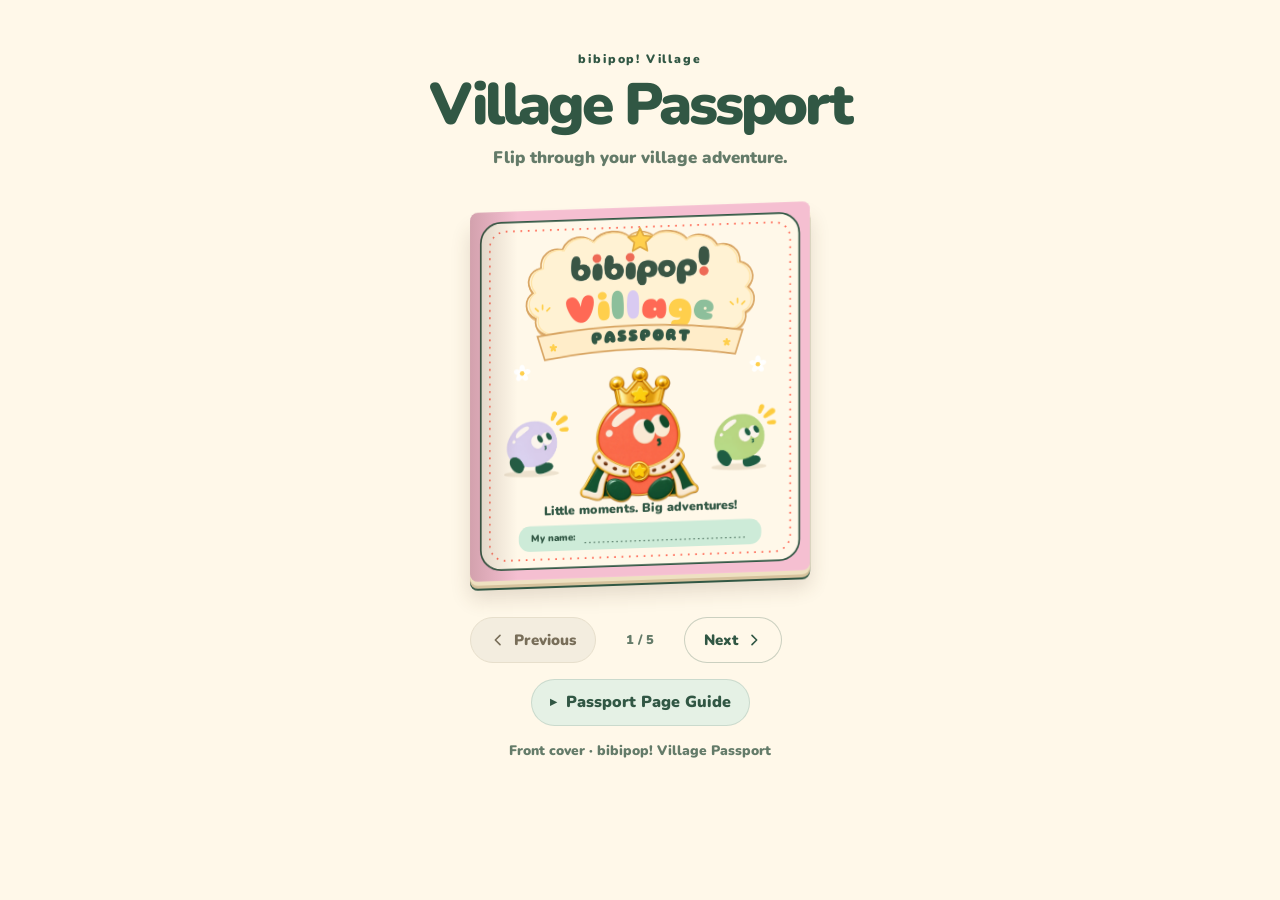
<file: passport.html>
<!doctype html>
<html lang="en">
<head>
<meta charset="utf-8">
<meta name="viewport" content="width=device-width, initial-scale=1">
<meta name="color-scheme" content="light">
<title>bibipop! Village Passport</title>
<style>
:root{font-family:"Trebuchet MS",system-ui,sans-serif;color:#315744;background:#fff8e9}
*{box-sizing:border-box}
body{margin:0;min-width:280px}
.viewer{width:min(100%,1280px);margin:auto;padding:clamp(20px,4vw,56px) clamp(12px,3vw,36px) 32px;text-align:center}
.eyebrow{margin:0 0 .55rem;font-size:.76rem;letter-spacing:.15em;text-transform:uppercase;font-weight:900;color:#315744}
h1{font-size:clamp(1.65rem,5.2vw,3.65rem);letter-spacing:-.055em;line-height:1;margin:0;font-weight:900}
.intro{margin:.7rem 0 0;font-size:clamp(.88rem,2vw,1.05rem);color:#647b69}
.stage{--page:min(27vw,340px);--height:calc(var(--page) * 1.084);position:relative;height:calc(var(--height) + 70px);max-width:1130px;margin:10px auto 0;isolation:isolate}
.display-cover{position:absolute;z-index:0;width:var(--page);height:var(--height);left:1.1%;top:25px;perspective:1200px;opacity:0;pointer-events:none;transition:opacity 260ms}
.stage[data-state="open"] .display-cover{opacity:1}
.display-cover .cover-surface{display:block;width:100%;height:100%;object-fit:fill;border-radius:9px 7px 7px 9px;transform:rotateZ(-5deg) rotateY(13deg);box-shadow:3px 3px 0 #eee1c1,6px 6px 0 #315744,8px 13px 18px #5b3b222b}
.scene{position:absolute;inset:0;perspective:1550px;perspective-origin:65% 48%;pointer-events:none}
.book{position:absolute;top:34px;left:var(--spine);width:0;height:var(--height);transform-style:preserve-3d;transition:left 690ms cubic-bezier(.24,.7,.25,1)}
.stage[data-state="open"]{--spine:65%}
.stage[data-state="front"]{--spine:calc(50% - var(--page) / 2)}
.stage[data-state="back"]{--spine:calc(50% + var(--page) / 2)}
.base{position:absolute;top:0;width:var(--page);height:100%;background:#fcf0d4 center/100% 100% no-repeat;box-shadow:0 4px 0 #eee1c1,0 7px 0 #d6c29d,0 9px 0 #315744,0 17px 20px #573a252a}
.base[hidden]{display:none}
.base::after{position:absolute;inset:0;content:"";border-radius:inherit}
.base-left{right:0;transform-origin:100% 50%;transform:skewY(2deg);border-radius:8px 0 0 8px}
.base-right{left:0;transform-origin:0 50%;transform:skewY(-2deg);border-radius:0 8px 8px 0}
.base-left::after{background:linear-gradient(90deg,transparent 85%,#5a372e38)}
.base-right::after{background:linear-gradient(90deg,#5a372e38,transparent 14%)}
.stage[data-state="front"] .base-right,.stage[data-state="back"] .base-left{border-radius:8px}
.turning{position:absolute;inset:0;transform-style:preserve-3d}
.turning[hidden]{display:none}
.slice{position:absolute;top:0;left:0;height:100%;transform-origin:0 50%;transform-style:preserve-3d;will-change:transform}
.face{position:absolute;inset:0;background:#fcf0d4 no-repeat;backface-visibility:hidden}
.face.back{transform:rotateY(180deg)}
.face::after{position:absolute;inset:0;content:"";background:#4b2817;opacity:var(--shade,0)}
.controls{display:flex;justify-content:center;align-items:center;gap:clamp(8px,2.3vw,22px);margin:0 auto}
.controls button{display:inline-flex;gap:.5rem;align-items:center;justify-content:center;border:1px solid #d9d5a9;border-radius:999px;min-height:46px;padding:.58rem clamp(10px,2vw,19px);color:#315744;background:#cdebd8;font:inherit;font-weight:900;cursor:pointer}
.controls button:hover:not([aria-disabled="true"]){background:#d0e5d0}
.controls button:focus-visible{outline:3px solid #ff6955;outline-offset:3px}
.controls button[aria-disabled="true"]{color:#786e59;background:#f3eddf;border-color:#e7dfcc;cursor:default}
.controls svg{width:16px;height:16px;flex:none}
.counter{font-size:.8rem;font-weight:900;color:#315744;min-width:6ch;white-space:nowrap}
.caption{min-height:2.4em;font-size:.86rem;line-height:1.3;color:#647b69;margin:.65rem auto 0;max-width:30rem}
.sr-only{position:absolute;width:1px;height:1px;padding:0;margin:-1px;overflow:hidden;clip:rect(0,0,0,0);white-space:nowrap;border:0}
:root[data-embed]{background:transparent}
:root[data-embed],:root[data-embed] body{overflow:hidden;overflow:clip}
:root[data-embed] .viewer{padding-top:0;padding-bottom:10px}
:root[data-embed] .heading{display:none}
@media(max-width:720px){
  .stage{--page:min(45vw,315px);height:calc(var(--height) + 50px)}
  .stage[data-state="open"]{--spine:50%}
  .scene{perspective-origin:50% 48%}
  .book{top:22px}
  .display-cover{display:none}
}
@media(prefers-reduced-motion:reduce){.book,.display-cover{transition:none}}
@font-face{font-family:PassportFredoka;src:url(assets/2ba02e68b152868aef9b.ttf) format("truetype");font-weight:300 700;font-display:swap}.page-lettering{position:absolute;inset:0;display:block;width:100%;height:100%;pointer-events:none;overflow:hidden;font-family:PassportFredoka,system-ui,sans-serif;font-weight:700}.face{overflow:hidden}.face .page-lettering{right:auto;max-width:none}.cover-surface{position:absolute;inset:0;background:center/100% 100% no-repeat}[data-art-page="1"]{--page-art:url("assets/passport-2026-page-1.svg")}
[data-art-page="2"]{--page-art:url("assets/passport-2026-page-2.svg")}
[data-art-page="3"]{--page-art:url("assets/passport-2026-page-3.svg")}
[data-art-page="4"]{--page-art:url("assets/passport-2026-page-4.svg")}
[data-art-page="5"]{--page-art:url("assets/passport-2026-page-5.svg")}
[data-art-page="6"]{--page-art:url("assets/passport-2026-page-6.svg")}
[data-art-page="7"]{--page-art:url("assets/passport-2026-page-7.svg")}
[data-art-page="8"]{--page-art:url("assets/passport-2026-page-8.svg")}
.base[data-art-page],.face[data-art-page],.cover-surface[data-art-page]{background-image:var(--page-art)}
[data-art-page="1"]{--turn-art:var(--turn-page-1)}
[data-art-page="2"]{--turn-art:var(--turn-page-2)}
[data-art-page="3"]{--turn-art:var(--turn-page-3)}
[data-art-page="4"]{--turn-art:var(--turn-page-4)}
[data-art-page="5"]{--turn-art:var(--turn-page-5)}
[data-art-page="6"]{--turn-art:var(--turn-page-6)}
[data-art-page="7"]{--turn-art:var(--turn-page-7)}
[data-art-page="8"]{--turn-art:var(--turn-page-8)}
.face[data-art-page],.stage[data-flipping] .base[data-art-page]{background-image:var(--turn-art)}
.face::after{animation:turn-shade 740ms ease-in-out both}
@keyframes turn-shade{0%,100%{opacity:0}50%{opacity:.12}}
@font-face{font-family:Nunito;src:url('[data-uri]') format('truetype');font-weight:700 900}
:root{font-family:Nunito,sans-serif;color:#315744;background:#fff8e9}
.intro,.caption,.counter{color:#647b69}
.controls button{border-color:#31574440;background:#fff8e9;color:#315744;font-size:15px}
.controls button:hover:not([aria-disabled="true"]){background:#315744;color:#fff8e9}
.controls button:focus-visible{outline:3px solid #ff6955}
.base,.face{background-color:#fff8e9}
</style>
<!-- Bundled font license
Copyright 2016 The Fredoka Project Authors (https://github.com/hafontia/Fredoka-One)

This Font Software is licensed under the SIL Open Font License, Version 1.1.
This license is copied below, and is also available with a FAQ at:
http://scripts.sil.org/OFL


- -- -- -- -- -- -- -- -- -- -- -- -- -- -- -- -- -- -- -- -- -- -- -- -- -- -- -- -- --
SIL OPEN FONT LICENSE Version 1.1 - 26 February 2007
- -- -- -- -- -- -- -- -- -- -- -- -- -- -- -- -- -- -- -- -- -- -- -- -- -- -- -- -- --

PREAMBLE
The goals of the Open Font License (OFL) are to stimulate worldwide
development of collaborative font projects, to support the font creation
efforts of academic and linguistic communities, and to provide a free and
open framework in which fonts may be shared and improved in partnership
with others.

The OFL allows the licensed fonts to be used, studied, modified and
redistributed freely as long as they are not sold by themselves. The
fonts, including any derivative works, can be bundled, embedded, 
redistributed and/or sold with any software provided that any reserved
names are not used by derivative works. The fonts and derivatives,
however, cannot be released under any other type of license. The
requirement for fonts to remain under this license does not apply
to any document created using the fonts or their derivatives.

DEFINITIONS
"Font Software" refers to the set of files released by the Copyright
Holder(s) under this license and clearly marked as such. This may
include source files, build scripts and documentation.

"Reserved Font Name" refers to any names specified as such after the
copyright statement(s).

"Original Version" refers to the collection of Font Software components as
distributed by the Copyright Holder(s).

"Modified Version" refers to any derivative made by adding to, deleting,
or substituting - - in part or in whole - - any of the components of the
Original Version, by changing formats or by porting the Font Software to a
new environment.

"Author" refers to any designer, engineer, programmer, technical
writer or other person who contributed to the Font Software.

PERMISSION & CONDITIONS
Permission is hereby granted, free of charge, to any person obtaining
a copy of the Font Software, to use, study, copy, merge, embed, modify,
redistribute, and sell modified and unmodified copies of the Font
Software, subject to the following conditions:

1) Neither the Font Software nor any of its individual components,
in Original or Modified Versions, may be sold by itself.

2) Original or Modified Versions of the Font Software may be bundled,
redistributed and/or sold with any software, provided that each copy
contains the above copyright notice and this license. These can be
included either as stand-alone text files, human-readable headers or
in the appropriate machine-readable metadata fields within text or
binary files as long as those fields can be easily viewed by the user.

3) No Modified Version of the Font Software may use the Reserved Font
Name(s) unless explicit written permission is granted by the corresponding
Copyright Holder. This restriction only applies to the primary font name as
presented to the users.

4) The name(s) of the Copyright Holder(s) or the Author(s) of the Font
Software shall not be used to promote, endorse or advertise any
Modified Version, except to acknowledge the contribution(s) of the
Copyright Holder(s) and the Author(s) or with their explicit written
permission.

5) The Font Software, modified or unmodified, in part or in whole,
must be distributed entirely under this license, and must not be
distributed under any other license. The requirement for fonts to
remain under this license does not apply to any document created
using the Font Software.

TERMINATION
This license becomes null and void if any of the above conditions are
not met.

DISCLAIMER
THE FONT SOFTWARE IS PROVIDED "AS IS", WITHOUT WARRANTY OF ANY KIND,
EXPRESS OR IMPLIED, INCLUDING BUT NOT LIMITED TO ANY WARRANTIES OF
MERCHANTABILITY, FITNESS FOR A PARTICULAR PURPOSE AND NONINFRINGEMENT
OF COPYRIGHT, PATENT, TRADEMARK, OR OTHER RIGHT. IN NO EVENT SHALL THE
COPYRIGHT HOLDER BE LIABLE FOR ANY CLAIM, DAMAGES OR OTHER LIABILITY,
INCLUDING ANY GENERAL, SPECIAL, INDIRECT, INCIDENTAL, OR CONSEQUENTIAL
DAMAGES, WHETHER IN AN ACTION OF CONTRACT, TORT OR OTHERWISE, ARISING
FROM, OUT OF THE USE OR INABILITY TO USE THE FONT SOFTWARE OR FROM
OTHER DEALINGS IN THE FONT SOFTWARE.

-->
</head>
<body>
<main class="viewer" aria-label="Interactive bibipop! Village passport">
  <header class="heading">
    <p class="eyebrow" style="text-transform:none">bibipop! Village</p>
    <h1>Village Passport</h1>
    <p class="intro">Flip through your village adventure.</p>
  </header>
  <div class="stage" id="stage" data-state="open" aria-hidden="true">
    <div class="display-cover"><div id="cover" class="cover-surface"></div></div>
    <div class="scene">
      <div class="book">
        <div id="left" class="base base-left"></div>
        <div id="right" class="base base-right"></div>
        <div id="turning" class="turning" hidden></div>
      </div>
    </div>
  </div>
  <nav class="controls" aria-label="Passport pages">
    <button id="previous" type="button" aria-label="Previous pages">
      <svg viewBox="0 0 24 24" fill="none" aria-hidden="true"><path d="m15 5-7 7 7 7" stroke="currentColor" stroke-width="2.4" stroke-linecap="round" stroke-linejoin="round"/></svg>Previous
    </button>
    <span class="counter" id="counter" aria-hidden="true"></span>
    <button id="next" type="button" aria-label="Next pages">Next
      <svg viewBox="0 0 24 24" fill="none" aria-hidden="true"><path d="m9 5 7 7-7 7" stroke="currentColor" stroke-width="2.4" stroke-linecap="round" stroke-linejoin="round"/></svg>
    </button>
  </nav>
  <details class="page-guide" style="max-width:720px;margin:16px auto;text-align:left"><summary style="cursor:pointer;font-weight:900">Passport Page Guide</summary><ul class="passport-guide-list"><li>Begin at <strong>Village Square</strong> to collect your passport.</li><li>Visit <strong>all four booths</strong> and collect a stamp at each one.</li><li>Explore <strong>Charm Market and Gummy Shop in either order</strong>, then <strong>Village Hall</strong>.</li><li>Return to Village Square with <strong>four stamps</strong> for your <strong>Village Chief badge</strong>.</li><li>The last inside page is a space to <strong>draw your favourite village memory</strong>.</li></ul></details>
<p id="caption" class="caption" aria-live="polite" aria-atomic="true"></p>
  <noscript><p>Enable JavaScript to turn the passport pages.</p></noscript>
</main>
<script>
(() => {
  const pageCount = 8;
  const lettering = Array(8).fill("");
  const descriptions = [
    "Front cover · bibipop! Village Passport",
    "Welcome to bibipop! Village · Your Village Map",
    "Explore & Collect · Make & Discover",
    "Village Chief Checkpoint · My Village Memories",
    "Back cover · Little moments, big growing hearts"
  ];
  const stage = document.querySelector("#stage");
  const left = document.querySelector("#left");
  const right = document.querySelector("#right");
  const turning = document.querySelector("#turning");
  const previous = document.querySelector("#previous");
  const next = document.querySelector("#next");
  const counter = document.querySelector("#counter");
  const caption = document.querySelector("#caption");
  const motion = matchMedia("(prefers-reduced-motion: reduce)");
  const end = 4;
  const segmentCount = 20;
  const baseAngle = 11 * Math.PI / 180;
  const pageArt = (number) => number >= 1 && number <= pageCount;
  let position = 0;
  let busy = false;
  const turnImages = ["assets/passport-2026-page-1.svg", "assets/passport-2026-page-2.svg", "assets/passport-2026-page-3.svg", "assets/passport-2026-page-4.svg", "assets/passport-2026-page-5.svg", "assets/passport-2026-page-6.svg", "assets/passport-2026-page-7.svg", "assets/passport-2026-page-8.svg"].map((url, index) => { const image = new Image(); image.src = url; document.documentElement.style.setProperty("--turn-page-" + (index + 1), "url(" + url + ")"); return image; });

  setSide(document.querySelector("#cover"), 1);
  if (new URLSearchParams(location.search).get("embed") === "1") {
    document.documentElement.dataset.embed = "";
  }

  function typeLayer(element, number, width, offset = 0) {
    element.replaceChildren();
    if (!pageArt(number) || !lettering[number - 1]) return;
    const layer = document.createElementNS("http://www.w3.org/2000/svg", "svg");
    layer.setAttribute("viewBox", "0 0 454 492");
    layer.setAttribute("preserveAspectRatio", "none");
    layer.setAttribute("class", "page-lettering");
    layer.innerHTML = lettering[number - 1];
    if (width) {
      layer.style.width = width + "px";
      layer.style.left = offset + "px";
    }
    element.append(layer);
  }
  function setSide(element, number) {
    element.hidden = !pageArt(number);
    if (element.hidden) delete element.dataset.artPage;
    else element.dataset.artPage = number;
    typeLayer(element, number);
  }
  function setPose(value) {
    stage.dataset.state = value === 0 ? "front" : value === end ? "back" : "open";
  }
  function setControls() {
    previous.setAttribute("aria-disabled", String(busy || position === 0));
    next.setAttribute("aria-disabled", String(busy || position === end));
  }
  function render() {
    setPose(position);
    setSide(left, position * 2);
    setSide(right, position * 2 + 1);
    counter.textContent = (position + 1) + " / " + (end + 1);
    caption.textContent = descriptions[position];
    setControls();
  }

  function makeLeaf(firstPage, secondPage, width) {
    const sliceWidth = width / segmentCount;
    const fragment = document.createDocumentFragment();
    const slices = [];
    for (let index = 0; index < segmentCount; index++) {
      const slice = document.createElement("div");
      slice.className = "slice";
      slice.style.width = (sliceWidth + (index === segmentCount - 1 ? 0 : .45)) + "px";
      const front = document.createElement("div");
      const back = document.createElement("div");
      front.className = "face";
      back.className = "face back";
      front.dataset.artPage = firstPage;
      back.dataset.artPage = secondPage;
      front.style.backgroundSize = back.style.backgroundSize = width + "px 100%";
      front.style.backgroundPositionX = -(index * sliceWidth) + "px";
      back.style.backgroundPositionX = -Math.max(0, width - index * sliceWidth - parseFloat(slice.style.width)) + "px";
      typeLayer(front, firstPage, width, parseFloat(front.style.backgroundPositionX));
      typeLayer(back, secondPage, width, parseFloat(back.style.backgroundPositionX));
      slice.append(front, back);
      fragment.append(slice);
      slices.push({slice, front, back});
    }
    turning.replaceChildren(fragment);
    return {slices, sliceWidth};
  }

  function turnFrames(leaf, forward) {
    const count = 24;
    const frames = leaf.slices.map(() => []);
    for (let step = 0; step <= count; step++) {
      const time = step / count;
      const eased = time * time * (3 - 2 * time);
      const progress = forward ? eased : 1 - eased;
      const swing = -baseAngle - (Math.PI - 2 * baseAngle) * progress;
      const curl = Math.sin(Math.PI * progress);
      let x = 0;
      let z = 1.4 + 1.5 * curl;
      for (let index = 0; index < segmentCount; index++) {
        const angle = swing + curl * (.92 * (index + .5) / segmentCount - .36);
        frames[index].push({transform: "translate3d(" + x + "px,0," + z + "px) rotateY(" + angle + "rad)"});
        x += Math.cos(angle) * leaf.sliceWidth;
        z -= Math.sin(angle) * leaf.sliceWidth;
      }
    }
    return frames;
  }

  async function flip(direction) {
    const target = position + direction;
    if (busy || target < 0 || target > end) return;
    if (motion.matches) {
      position = target;
      render();
      return;
    }
    busy = true;
    setControls();
    const from = position;
    const forward = direction > 0;
    const firstPage = Math.min(from, target) * 2 + 1;
    const pages = new Set([firstPage, firstPage + 1, (forward ? from : target) * 2, (forward ? target : from) * 2 + 1]);
    await Promise.allSettled([...pages].filter(pageArt).map(number => turnImages[number - 1].decode()));
    const width = parseFloat(getComputedStyle(forward ? right : left).width);
    const leaf = makeLeaf(firstPage, firstPage + 1, width);
    setSide(left, (forward ? from : target) * 2);
    setSide(right, (forward ? target : from) * 2 + 1);
    const frames = turnFrames(leaf, forward);
    const animations = leaf.slices.map(({slice}, index) => slice.animate(frames[index], {duration: 740, fill: "both"}));
    stage.dataset.flipping = "";
    turning.hidden = false;
    setPose(target);
    await animations[0].finished;
    position = target;
    turning.hidden = true;
    turning.replaceChildren();
    delete stage.dataset.flipping;
    busy = false;
    render();
  }

  previous.addEventListener("click", () => flip(-1));
  next.addEventListener("click", () => flip(1));
  document.addEventListener("keydown", (event) => {
    if (event.altKey || event.ctrlKey || event.metaKey) return;
    if (event.key === "ArrowLeft" || event.key === "ArrowRight") {
      event.preventDefault();
      flip(event.key === "ArrowLeft" ? -1 : 1);
    }
  });
  render();
})();
</script>
<style id="passport-controls-polish">
.controls{display:grid;grid-template-columns:minmax(0,1fr) auto minmax(0,1fr);justify-content:normal;align-items:center;gap:clamp(10px,2vw,20px);width:min(100%,460px);margin-inline:auto}
.controls #previous{justify-self:end}
.controls #next{justify-self:start}
.controls .counter{min-width:6ch;text-align:center}
.page-guide{width:min(100%,720px);margin:16px auto;box-sizing:border-box}
.page-guide>summary{display:flex;align-items:center;justify-content:center;gap:9px;width:fit-content;max-width:100%;box-sizing:border-box;margin:0 auto;padding:11px 18px;border:1px solid #31574426;border-radius:999px;background:#e5f1e5;color:#315744;text-align:center;list-style:none;line-height:1.4;cursor:pointer;font-weight:900}
.page-guide>summary::-webkit-details-marker{display:none}
.page-guide>summary::before{content:'▸';font-size:13px;line-height:1;flex:none}
.page-guide[open]>summary::before{content:'▾'}
.page-guide>summary:hover{background:#dcebdc}
.page-guide>summary:focus-visible{outline:3px solid #315744;outline-offset:4px}
.page-guide>p{margin:14px auto 0;padding:16px 18px;background:#fffbf0;border:1px solid #31574420;border-radius:14px;text-align:left;line-height:1.65;font-size:15px;color:#315744;box-sizing:border-box}
@media(max-width:480px){.controls{gap:10px}.controls button{padding-inline:12px;font-size:14px}.page-guide>p{padding:14px;font-size:14px}.page-guide>summary{font-size:14px;padding:10px 15px}}

</style><style id="passport-guide-list-style">.page-guide>.passport-guide-list{margin:14px auto 0;padding:17px 22px 17px 38px;background:#fffbf0;border:1px solid #31574420;border-radius:14px;text-align:left;font-size:15px;line-height:1.65;color:#315744;box-sizing:border-box;list-style:disc}.page-guide .passport-guide-list>li{font-weight:400!important;padding-left:3px;margin:0 0 11px;line-height:1.65}.page-guide .passport-guide-list>li:last-child{margin-bottom:0}.page-guide .passport-guide-list strong{font-weight:900!important}.page-guide .passport-guide-list>li::marker{font-weight:400;color:#315744}@media(max-width:480px){.page-guide>.passport-guide-list{padding:15px 15px 15px 30px;font-size:14px}}</style></body>
</html>
</file>
